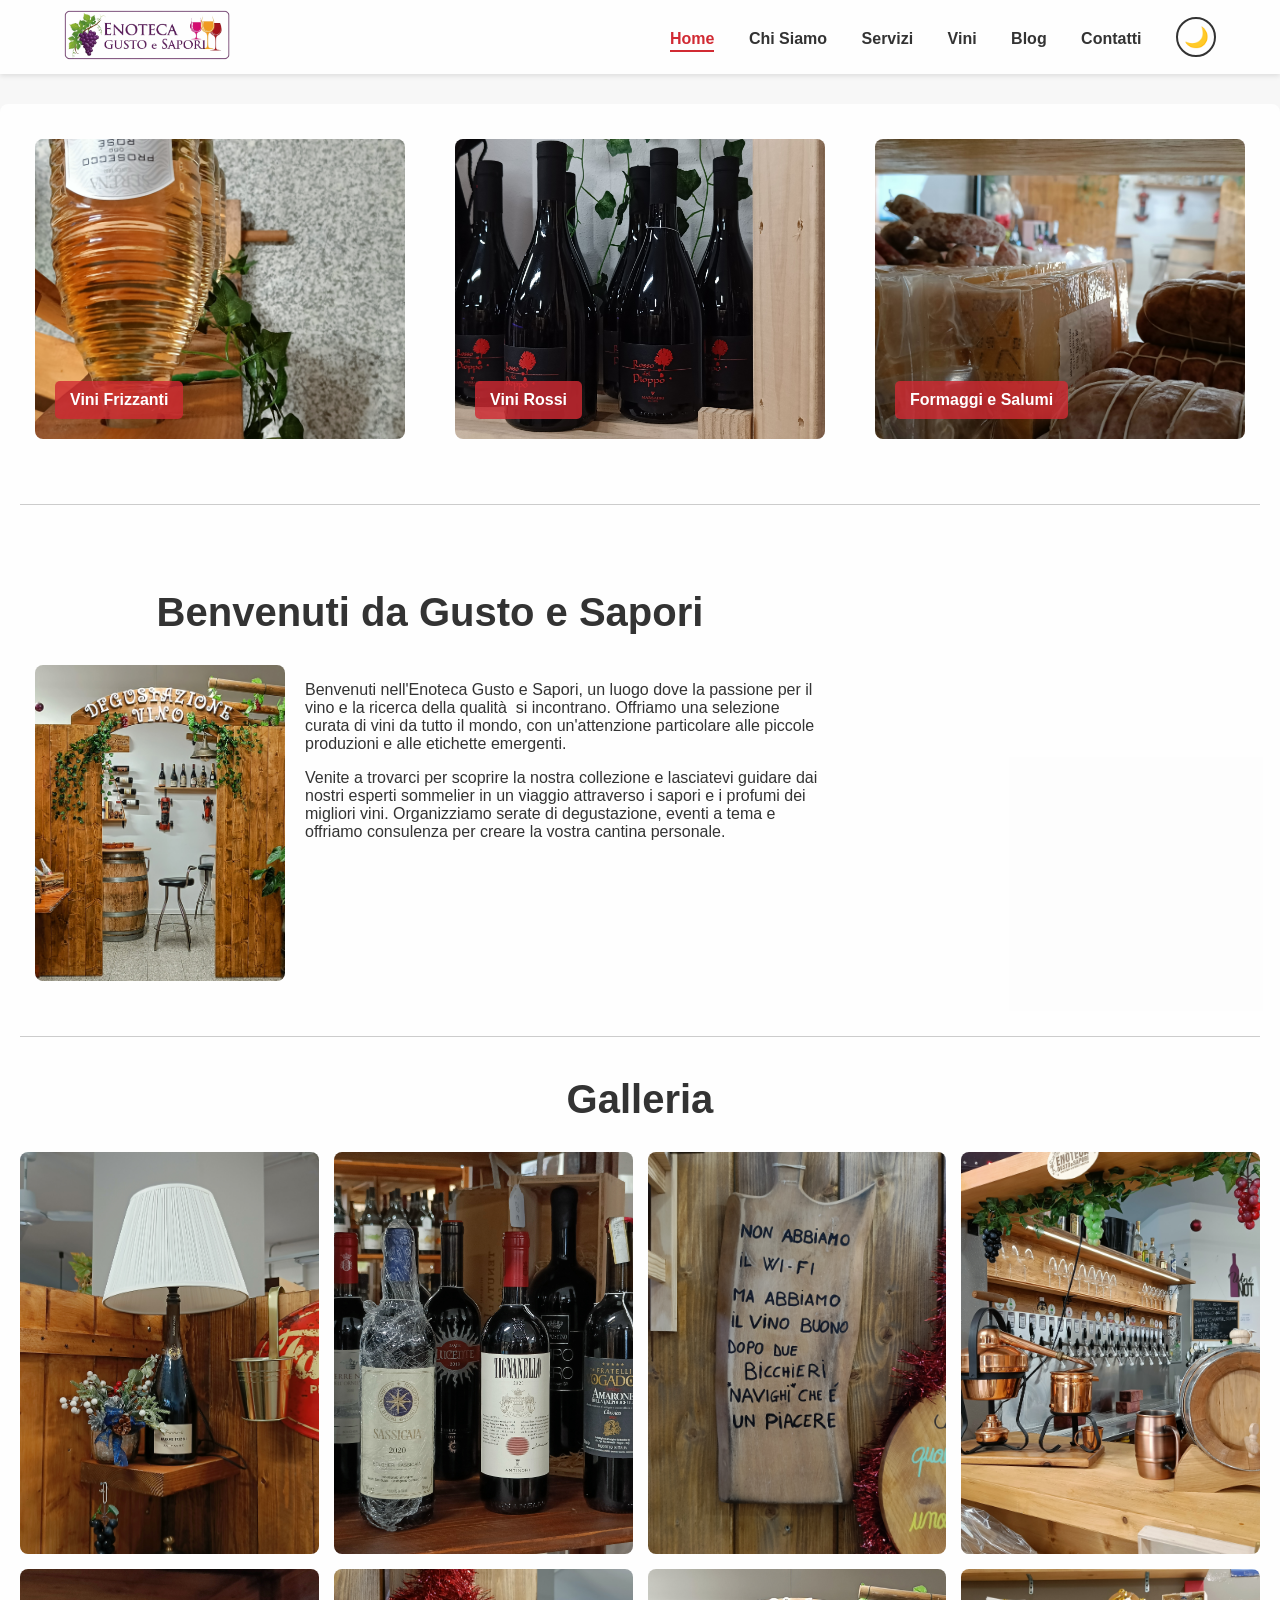
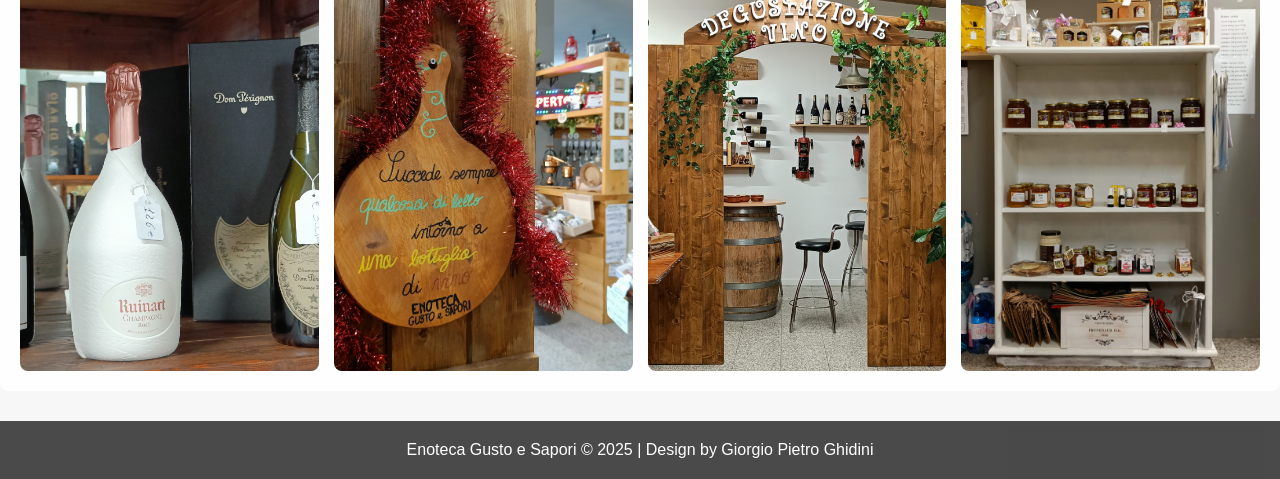
<file: index.html>
<!DOCTYPE html>
<html lang="it">
<head>
  <title>Home - Enoteca Gusto e Sapori</title>
  <meta charset="utf-8">
  <meta name="viewport" content="width=device-width, initial-scale=1.0">
  <link rel="icon" type="image/x-icon" href="images/favicon.ico">
  <link rel="icon" type="image/png" sizes="32x32" href="images/favicon-32x32.png">
  <link rel="icon" type="image/png" sizes="16x16" href="images/favicon-16x16.png">
  <link rel="stylesheet" href="css/style.css">
  <script src="js/dark-mode.js"></script>
</head>
<body>
<div class="page-wrapper">

<header class="main-header">
  <a href="index.html" class="logo"><img src="images/enoteca_logo.png" alt="Enoteca Gusto e Sapori"></a>
  <button class="menu-toggle" aria-label="Toggle menu">☰</button>
  <nav class="main-nav">
    <a href="index.html" class="current">Home</a>
    <a href="chisiamo.html">Chi Siamo</a>
    <a href="servizi.html">Servizi</a>
    <a href="vini.html">Vini</a>
    <a href="https://www.facebook.com/people/Enoteca-Gusto-e-Sapori/100087040187435/" target="_blank">Blog</a>
    <a href="contatti.html">Contatti</a>
    <button class="dark-mode-toggle" aria-label="Toggle dark mode">🌙</button>
  </nav>
</header>

<div class="main-content">
  <div class="grid-container reveal-on-scroll">
    <div class="grid-item">
      <div class="banner">
        <img src="images/serena_rose.jpg" alt="Vini Frizzanti">
        <div class="label"><a href="vini.html">Vini Frizzanti</a></div>
      </div>
    </div>
    <div class="grid-item">
      <div class="banner">
        <img src="images/rosso_del_pioppo.jpg" alt="Vini Rossi">
        <div class="label"><a href="vini.html">Vini Rossi</a></div>
      </div>
    </div>
    <div class="grid-item">
      <div class="banner">
        <img src="images/Formaggi_salami.jpg" alt="Vini Bianchi">
        <div class="label"><a href="index-2.html">Formaggi e Salumi</a></div>
      </div>
    </div>
  </div>

  <div class="hor_separator"></div>

  <div class="grid-container">
    <div class="grid-item" style="grid-column: span 2;">
      <h3>Benvenuti da Gusto e Sapori</h3>
      <img src="images/sala_degustazione_vino.jpg" alt="Interno Enoteca" class="img_inner">
      <div class="extra_wrapper">
        <p>Benvenuti nell'Enoteca Gusto e Sapori, un luogo dove la passione per il vino e la ricerca della qualità  si incontrano. Offriamo una selezione curata di vini da tutto il mondo, con un'attenzione particolare alle piccole produzioni e alle etichette emergenti.</p>
        <p>Venite a trovarci per scoprire la nostra collezione e lasciatevi guidare dai nostri esperti sommelier in un viaggio attraverso i sapori e i profumi dei migliori vini. Organizziamo serate di degustazione, eventi a tema e offriamo consulenza per creare la vostra cantina personale.</p>
      </div>
    </div>
    <div class="grid-item">
    </div>
  </div>

  <div class="hor_separator"></div>

  <h3>Galleria</h3>
  <div class="gallery-grid">
    <div class="gallery-item"><img src="images/galleria_7.jpg" alt="Galleria Immagine 7" class="gallery-image"></div>
    <div class="gallery-item"><img src="images/vini_piu_pregiati.jpg" alt="Vini più pregiati" class="gallery-image"></div>
    <div class="gallery-item"><img src="images/galleria_3.jpg" alt="Galleria Immagine 3" class="gallery-image"></div>
    <div class="gallery-item"><img src="images/spillatrice2.jpg" alt="Spillatrice" class="gallery-image"></div>
    <div class="gallery-item"><img src="images/vini_molto_pregiati.jpg" alt="Vini molto pregiati" class="gallery-image"></div>
    <div class="gallery-item"><img src="images/galleria_4.jpg" alt="Galleria Immagine 4" class="gallery-image"></div>
    <div class="gallery-item"><img src="images/zona_degustazione.jpg" alt="Zona degustazione" class="gallery-image"></div>
    <div class="gallery-item"><img src="images/miele_marmellate.jpg" alt="Miele e marmellate" class="gallery-image"></div>
  </div>

</div>

</div>
<footer class="main-footer">
  Enoteca Gusto e Sapori &copy; 2025 | Design by Giorgio Pietro Ghidini
</footer>

<!-- Lightbox Modal -->
<div id="lightbox" class="lightbox">
  <span class="lightbox-close">&times;</span>
  <span class="lightbox-prev">&#10094;</span>
  <span class="lightbox-next">&#10095;</span>
  <img class="lightbox-content" id="lightbox-img">
  <div class="lightbox-caption"></div>
</div>

<script>
document.addEventListener('DOMContentLoaded', function() {
  // Menu toggle
  const menuToggle = document.querySelector('.menu-toggle');
  const mainNav = document.querySelector('.main-nav');

  menuToggle.addEventListener('click', function() {
    mainNav.classList.toggle('active');
  });

  // Lightbox functionality
  const lightbox = document.getElementById('lightbox');
  const lightboxImg = document.getElementById('lightbox-img');
  const caption = document.querySelector('.lightbox-caption');
  const images = document.querySelectorAll('.gallery-image');
  const closeBtn = document.querySelector('.lightbox-close');
  const nextBtn = document.querySelector('.lightbox-next');
  const prevBtn = document.querySelector('.lightbox-prev');
  let currentIndex = 0;

  function fadeIn(element) {
    element.style.display = 'block';
    setTimeout(() => {
      element.style.opacity = '1';
    }, 10);
  }

  function fadeOut(element) {
    element.style.opacity = '0';
    setTimeout(() => {
      element.style.display = 'none';
    }, 300);
  }

  function showImage(index) {
    currentIndex = index;
    const img = images[index];
    lightboxImg.setAttribute('src', img.getAttribute('src'));
    caption.textContent = img.getAttribute('alt');
    fadeIn(lightbox);
  }

  images.forEach((img, index) => {
    img.addEventListener('click', function() {
      showImage(index);
    });
  });

  closeBtn.addEventListener('click', function() {
    fadeOut(lightbox);
  });

  lightbox.addEventListener('click', function(e) {
    if (e.target === lightbox) {
      fadeOut(lightbox);
    }
  });

  nextBtn.addEventListener('click', function() {
    currentIndex = (currentIndex + 1) % images.length;
    showImage(currentIndex);
  });

  prevBtn.addEventListener('click', function() {
    currentIndex = (currentIndex - 1 + images.length) % images.length;
    showImage(currentIndex);
  });

  // Keyboard navigation
  document.addEventListener('keydown', function(e) {
    if (lightbox.style.display === 'block') {
      if (e.key === 'Escape') {
        fadeOut(lightbox);
      } else if (e.key === 'ArrowRight') {
        nextBtn.click();
      } else if (e.key === 'ArrowLeft') {
        prevBtn.click();
      }
    }
  });
});
</script>

</body>
</html>
</file>
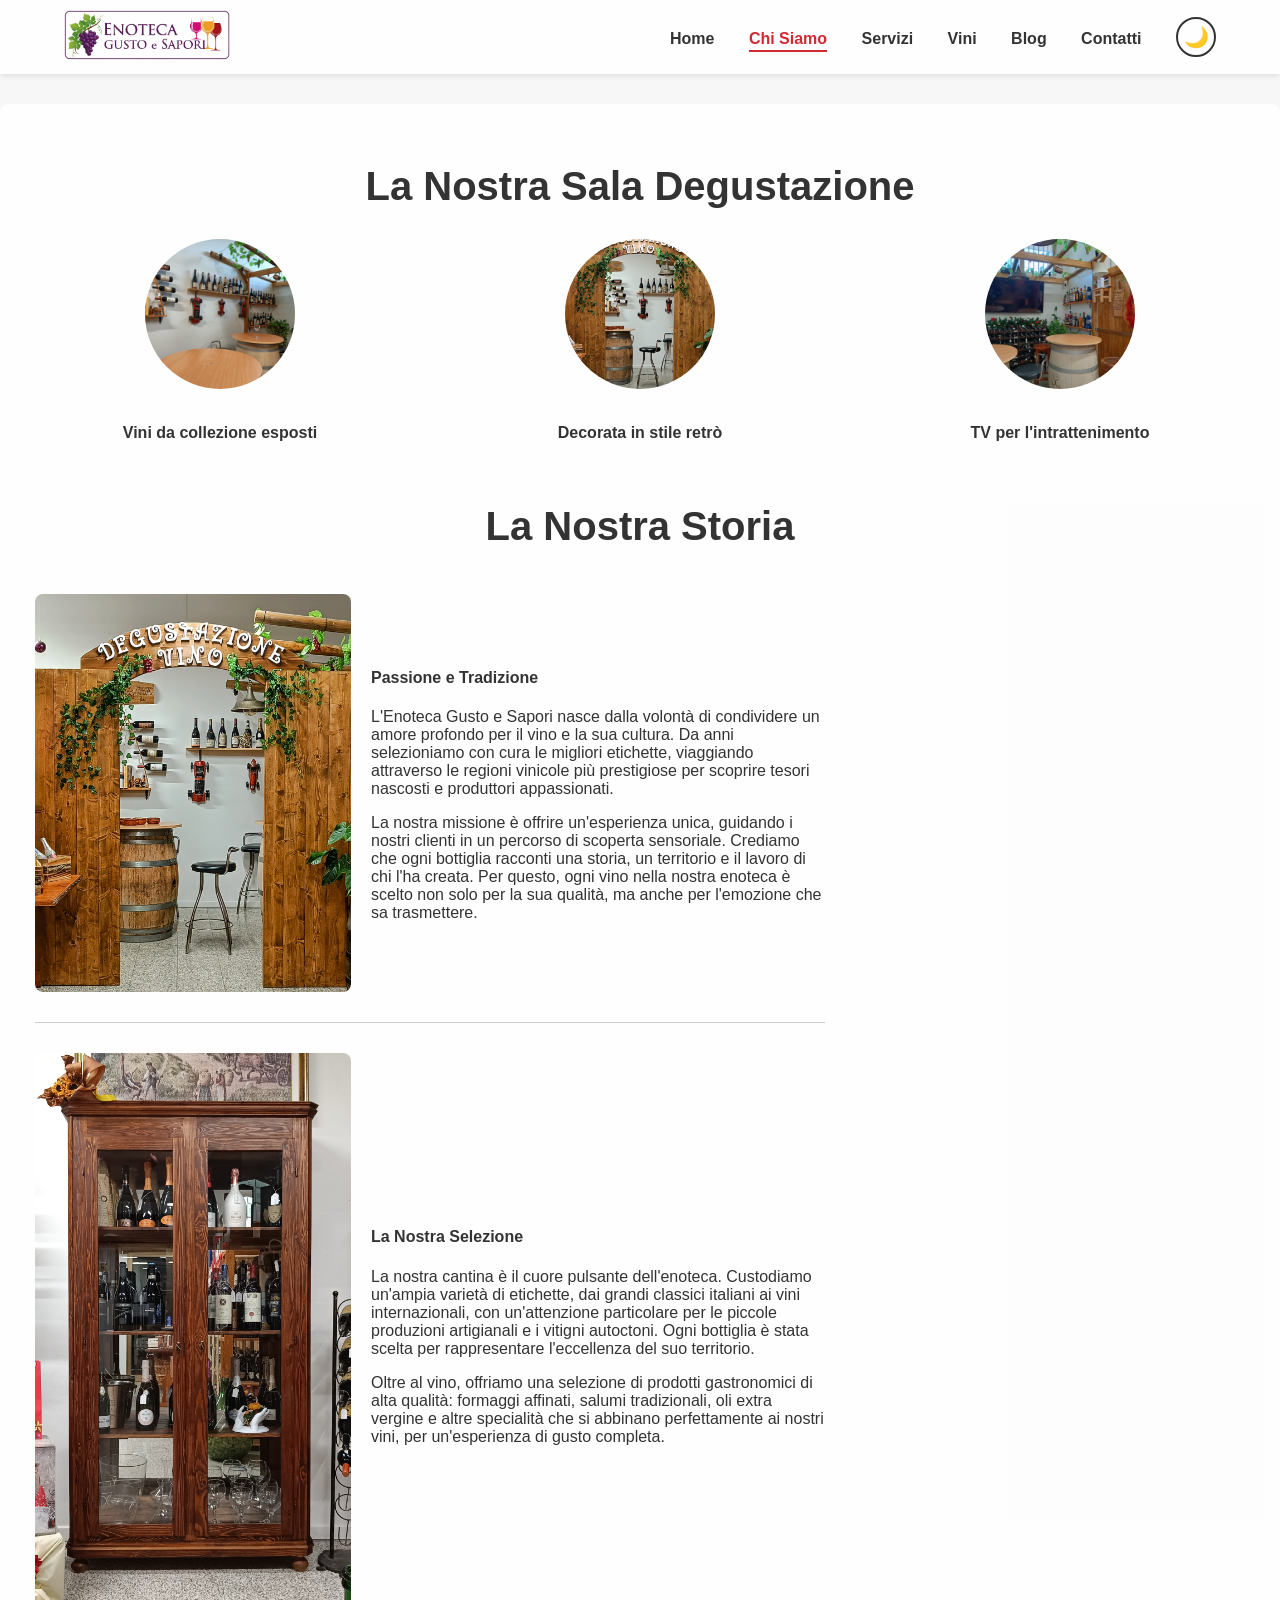
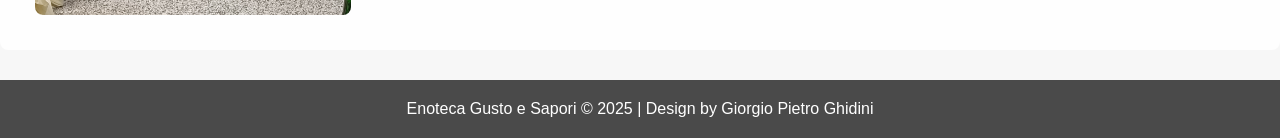
<file: chisiamo.html>
<!DOCTYPE html>
<html lang="it">
<head>
  <title>Chi Siamo - Enoteca Gusto e Sapori</title>
  <meta charset="utf-8">
  <meta name="viewport" content="width=device-width, initial-scale=1.0">
  <link rel="icon" type="image/x-icon" href="images/favicon.ico">
  <link rel="icon" type="image/png" sizes="32x32" href="images/favicon-32x32.png">
  <link rel="icon" type="image/png" sizes="16x16" href="images/favicon-16x16.png">
  <link rel="stylesheet" href="css/style.css">
  <script src="js/dark-mode.js"></script>
</head>
<body>
<div class="page-wrapper">

<header class="main-header">
  <a href="index.html" class="logo"><img src="images/enoteca_logo.png" alt="Enoteca Gusto e Sapori"></a>
  <button class="menu-toggle" aria-label="Toggle menu">☰</button>
  <nav class="main-nav">
    <a href="index.html">Home</a>
    <a href="chisiamo.html" class="current">Chi Siamo</a>
    <a href="servizi.html">Servizi</a>
    <a href="vini.html">Vini</a>
    <a href="https://www.facebook.com/people/Enoteca-Gusto-e-Sapori/100087040187435/" target="_blank">Blog</a>
    <a href="contatti.html">Contatti</a>
    <button class="dark-mode-toggle" aria-label="Toggle dark mode">🌙</button>
  </nav>
</header>

<div class="main-content">
  <div class="item">
      <h3>La Nostra Sala Degustazione</h3>
      <div class="team-grid">
        <div class="team-member">
          <img src="images/tavoli_sala_degustazione.jpg" alt="Marco Bianchi">
          <h4>Vini da collezione esposti</h4>
        </div>
        <div class="team-member">
          <img src="images/zona_degustazione.jpg" alt="Laura Rossi">
          <h4>Decorata in stile retrò</h4>
        </div>
        <div class="team-member">
          <img src="images/tv_sala_degustazione.jpg" alt="Giovanni Verdi">
          <h4>TV per l'intrattenimento</h4>
        </div>
      </div>
    </div>
  <h3>La Nostra Storia</h3>
  <div class="grid-container reveal-on-scroll">
    <div class="grid-item" style="grid-column: span 2;">
      <div class="about-section">
        <img src="images/sala_degustazione_vino.jpg" alt="Il nostro team">
        <div>
          <h4>Passione e Tradizione</h4>
          <p>L'Enoteca Gusto e Sapori nasce dalla volontà di condividere un amore profondo per il vino e la sua cultura. Da anni selezioniamo con cura le migliori etichette, viaggiando attraverso le regioni vinicole più prestigiose per scoprire tesori nascosti e produttori appassionati.</p>
          <p>La nostra missione è offrire un'esperienza unica, guidando i nostri clienti in un percorso di scoperta sensoriale. Crediamo che ogni bottiglia racconti una storia, un territorio e il lavoro di chi l'ha creata. Per questo, ogni vino nella nostra enoteca è scelto non solo per la sua qualità, ma anche per l'emozione che sa trasmettere.</p>
        </div>
      </div>
    
  <div class="hor_separator"></div>
  <div class="about-section">
    <img src="images/armadio_vini_pregiati.jpg" alt="La nostra selezione di vini">
    <div>
      <h4>La Nostra Selezione</h4>
      <p>La nostra cantina è il cuore pulsante dell'enoteca. Custodiamo un'ampia varietà di etichette, dai grandi classici italiani ai vini internazionali, con un'attenzione particolare per le piccole produzioni artigianali e i vitigni autoctoni. Ogni bottiglia è stata scelta per rappresentare l'eccellenza del suo territorio.</p>
      <p>Oltre al vino, offriamo una selezione di prodotti gastronomici di alta qualità: formaggi affinati, salumi tradizionali, oli extra vergine e altre specialità che si abbinano perfettamente ai nostri vini, per un'esperienza di gusto completa.</p>
    </div>
  </div>
  </div>
  </div>
</div>

<footer class="main-footer">
  Enoteca Gusto e Sapori &copy; 2025 | Design by Giorgio Pietro Ghidini
</footer>

<script>
document.addEventListener('DOMContentLoaded', function() {
  const menuToggle = document.querySelector('.menu-toggle');
  const mainNav = document.querySelector('.main-nav');

  menuToggle.addEventListener('click', function() {
    mainNav.classList.toggle('active');
  });
});
</script>

</body>
</html>
</file>
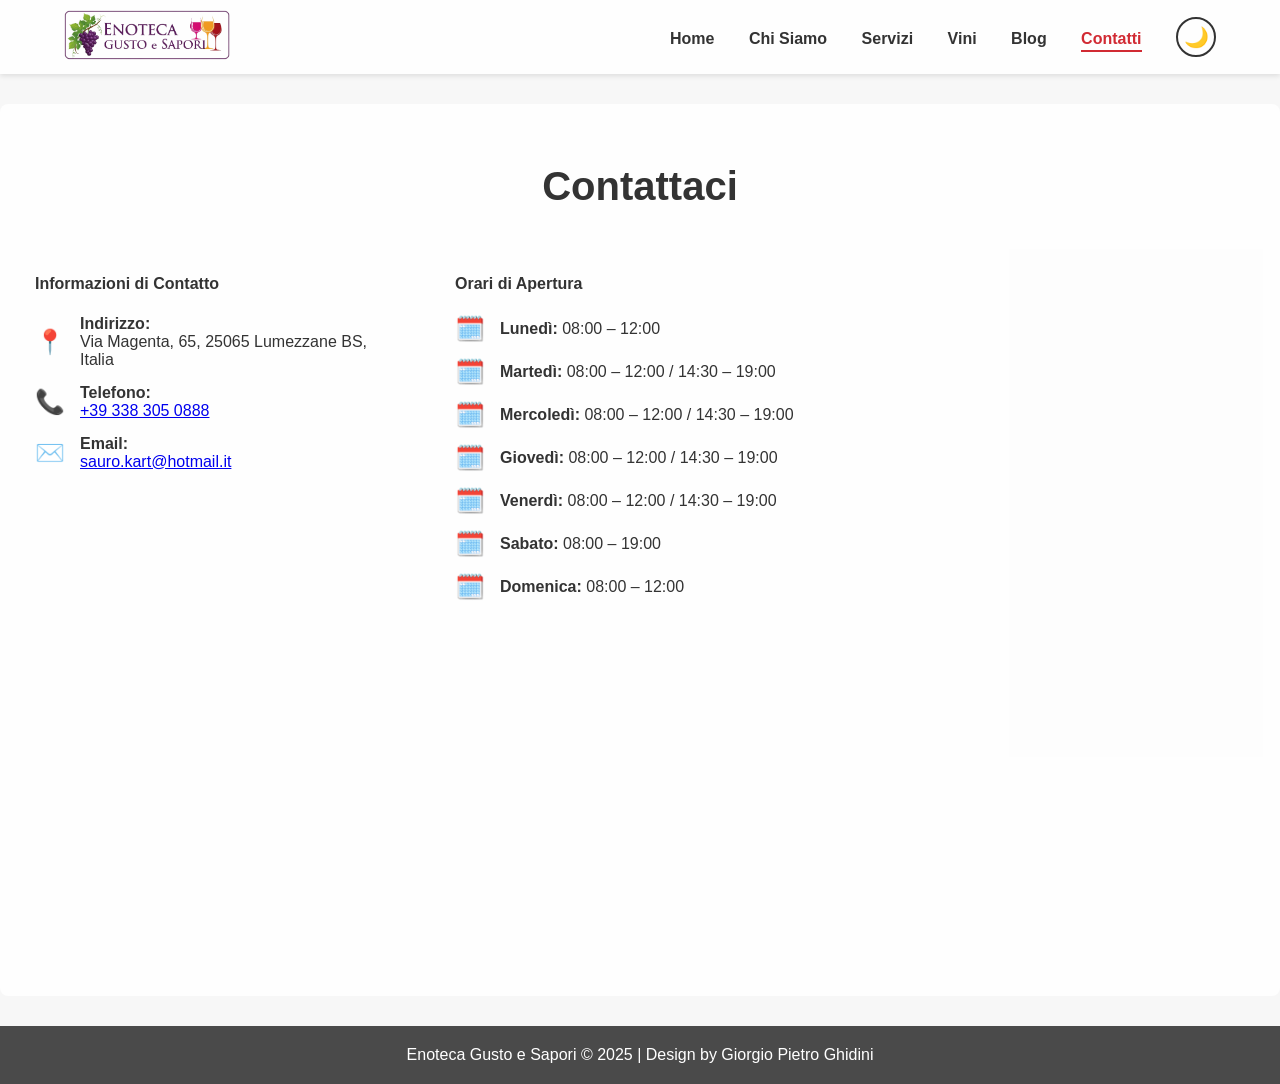
<file: contatti.html>
<!DOCTYPE html>
<html lang="it">
<head>
  <title>Contatti - Enoteca Gusto e Sapori</title>
  <meta charset="utf-8">
  <meta name="viewport" content="width=device-width, initial-scale=1.0">
  <link rel="icon" type="image/x-icon" href="images/favicon.ico">
  <link rel="icon" type="image/png" sizes="32x32" href="images/favicon-32x32.png">
  <link rel="icon" type="image/png" sizes="16x16" href="images/favicon-16x16.png">
  <link rel="stylesheet" href="css/style.css">
  <script src="js/dark-mode.js"></script>
</head>
<body>
<div class="page-wrapper">

<header class="main-header">
  <a href="index.html" class="logo"><img src="images/enoteca_logo.png" alt="Enoteca Gusto e Sapori"></a>
  <button class="menu-toggle" aria-label="Toggle menu">☰</button>
  <nav class="main-nav">
    <a href="index.html">Home</a>
    <a href="chisiamo.html">Chi Siamo</a>
    <a href="servizi.html">Servizi</a>
    <a href="vini.html">Vini</a>
    <a href="https://www.facebook.com/people/Enoteca-Gusto-e-Sapori/100087040187435/" target="_blank">Blog</a>
    <a href="contatti.html" class="current">Contatti</a>
    <button class="dark-mode-toggle" aria-label="Toggle dark mode">🌙</button>
  </nav>
</header>

<div class="main-content">
  <h3>Contattaci</h3>
  <div class="grid-container">
    <div class="grid-item">
      <div class="contact-info">
        <h4>Informazioni di Contatto</h4>
        <ul class="contact-details-list">
          <li><span class="icon">📍</span><div><strong>Indirizzo:</strong><br>Via Magenta, 65, 25065 Lumezzane BS, Italia</div></li>
          <li><span class="icon">📞</span><div><strong>Telefono:</strong><br><a href="tel:+393383050888">+39 338 305 0888</a></div></li>
          <li><span class="icon">✉️</span><div><strong>Email:</strong><br><a href="mailto:sauro.kart@hotmail.it">sauro.kart@hotmail.it</a></div></li>
        </ul>
      </div>
    </div>
    <div class="grid-item">
      <div class="contact-info">
        <h4>Orari di Apertura</h4>
        <ul class="contact-details-list">
          <li><span class="icon">🗓️</span><div><strong>Lunedì:</strong> 08:00 – 12:00</div></li>
          <li><span class="icon">🗓️</span><div><strong>Martedì:</strong> 08:00 – 12:00 / 14:30 – 19:00</div></li>
          <li><span class="icon">🗓️</span><div><strong>Mercoledì:</strong> 08:00 – 12:00 / 14:30 – 19:00</div></li>
          <li><span class="icon">🗓️</span><div><strong>Giovedì:</strong> 08:00 – 12:00 / 14:30 – 19:00</div></li>
          <li><span class="icon">🗓️</span><div><strong>Venerdì:</strong> 08:00 – 12:00 / 14:30 – 19:00</div></li>
          <li><span class="icon">🗓️</span><div><strong>Sabato:</strong> 08:00 – 19:00</div></li>
          <li><span class="icon">🗓️</span><div><strong>Domenica:</strong> 08:00 – 12:00</div></li>
        </ul>
      </div>
    </div>
  </div>
  <div class="map-container" style="margin-top: 40px;">
    <iframe src="https://www.google.com/maps/embed?pb=!1m18!1m12!1m3!1d2792.92462364233!2d10.232394615561049!3d45.6423270791035!2m3!1f0!2f0!3f0!3m2!1i1024!2i768!4f13.1!3m3!1m2!1s0x47817a4f25b5e5a5%3A0x4a4b3e3b3b3b3b3b!2sVia%20Magenta%2C%2065%2C%2025065%20Lumezzane%20BS!5e0!3m2!1sit!2sit!4v1678886123456" allowfullscreen="" loading="lazy"></iframe>
  </div>
</div>

</div>
<footer class="main-footer">
  Enoteca Gusto e Sapori &copy; 2025 | Design by Giorgio Pietro Ghidini
</footer>

<script>
document.addEventListener('DOMContentLoaded', function() {
  const menuToggle = document.querySelector('.menu-toggle');
  const mainNav = document.querySelector('.main-nav');

  menuToggle.addEventListener('click', function() {
    mainNav.classList.toggle('active');
  });
});
</script>

</body>
</html>
</file>
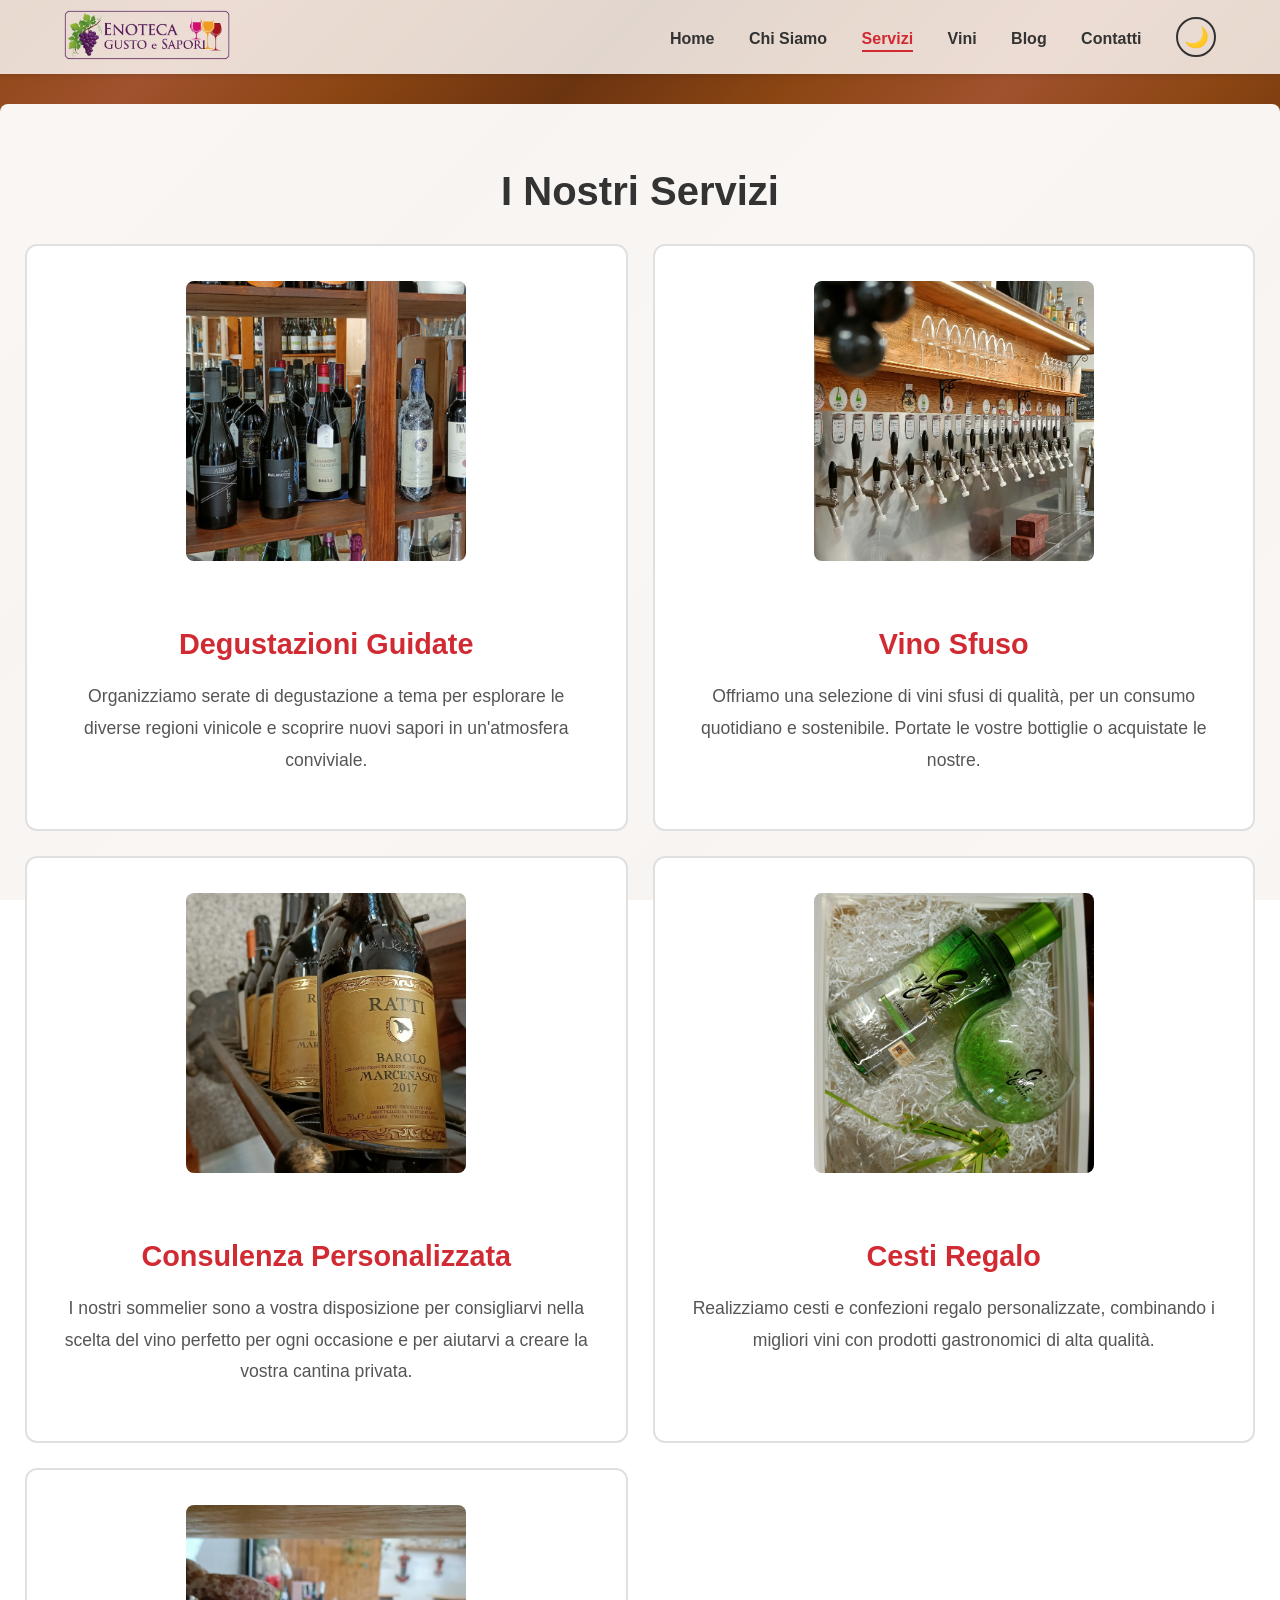
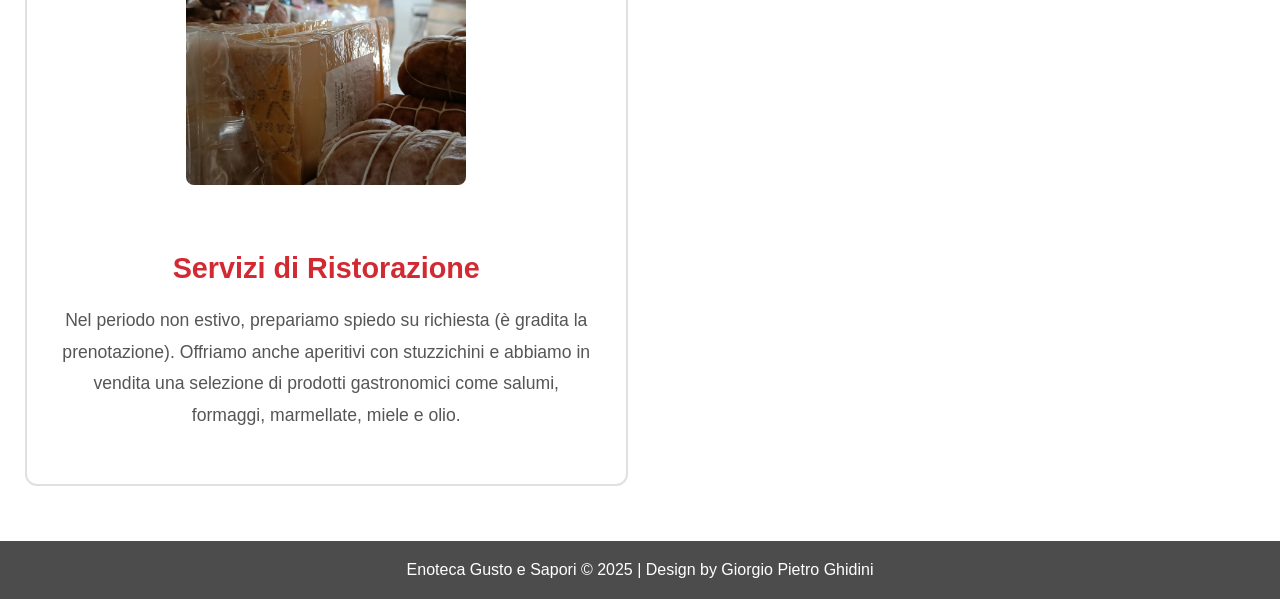
<file: servizi.html>
<!DOCTYPE html>
<html lang="it">
<head>
  <title>Servizi - Enoteca Gusto e Sapori</title>
  <meta charset="utf-8">
  <meta name="viewport" content="width=device-width, initial-scale=1.0">
  <link rel="icon" type="image/x-icon" href="images/favicon.ico">
  <link rel="icon" type="image/png" sizes="32x32" href="images/favicon-32x32.png">
  <link rel="icon" type="image/png" sizes="16x16" href="images/favicon-16x16.png">
  <link rel="stylesheet" href="css/style.css">
  <script src="js/dark-mode.js"></script>
</head>
<body class="servizi-background">
<div class="page-wrapper">

<header class="main-header">
  <a href="index.html" class="logo"><img src="images/enoteca_logo.png" alt="Enoteca Gusto e Sapori"></a>
  <button class="menu-toggle" aria-label="Toggle menu">☰</button>
  <nav class="main-nav">
    <a href="index.html">Home</a>
    <a href="chisiamo.html">Chi Siamo</a>
    <a href="servizi.html" class="current">Servizi</a>
    <a href="vini.html">Vini</a>
    <a href="https://www.facebook.com/people/Enoteca-Gusto-e-Sapori/100087040187435/" target="_blank">Blog</a>
    <a href="contatti.html">Contatti</a>
    <button class="dark-mode-toggle" aria-label="Toggle dark mode">🌙</button>
  </nav>
</header>

<div class="main-content">
  <h3>I Nostri Servizi</h3>
  <div class="services-grid">
        <div class="service-item">
          <img src="images/vini_pregiati.jpg" alt="Degustazioni Guidate">
          <h4>Degustazioni Guidate</h4>
          <p>Organizziamo serate di degustazione a tema per esplorare le diverse regioni vinicole e scoprire nuovi sapori in un'atmosfera conviviale.</p>
        </div>
        <div class="service-item">
          <img src="images/spillatrice.jpg" alt="Vino Sfuso">
          <h4>Vino Sfuso</h4>
          <p>Offriamo una selezione di vini sfusi di qualità, per un consumo quotidiano e sostenibile. Portate le vostre bottiglie o acquistate le nostre.</p>
        </div>
        <div class="service-item">
          <img src="images/Ratti_Barolo.jpg" alt="Consulenza Personalizzata">
          <h4>Consulenza Personalizzata</h4>
          <p>I nostri sommelier sono a vostra disposizione per consigliarvi nella scelta del vino perfetto per ogni occasione e per aiutarvi a creare la vostra cantina privata.</p>
        </div>
        <div class="service-item">
          <img src="images/CestoRegaloGin.jpg" alt="Cesti Regalo">
          <h4>Cesti Regalo</h4>
          <p>Realizziamo cesti e confezioni regalo personalizzate, combinando i migliori vini con prodotti gastronomici di alta qualità.</p>
        </div>
        <div class="service-item">
          <img src="images/Formaggi_salami.jpg" alt="Servizi di Ristorazione">
          <h4>Servizi di Ristorazione</h4>
          <p>Nel periodo non estivo, prepariamo spiedo su richiesta (è gradita la prenotazione). Offriamo anche aperitivi con stuzzichini e abbiamo in vendita una selezione di prodotti gastronomici come salumi, formaggi, marmellate, miele e olio.</p>
        </div>
  </div>
</div>

</div>
<footer class="main-footer">
  Enoteca Gusto e Sapori &copy; 2025 | Design by Giorgio Pietro Ghidini
</footer>

<script>
document.addEventListener('DOMContentLoaded', function() {
  const menuToggle = document.querySelector('.menu-toggle');
  const mainNav = document.querySelector('.main-nav');

  menuToggle.addEventListener('click', function() {
    mainNav.classList.toggle('active');
  });
});
</script>

</body>
</html>
</file>
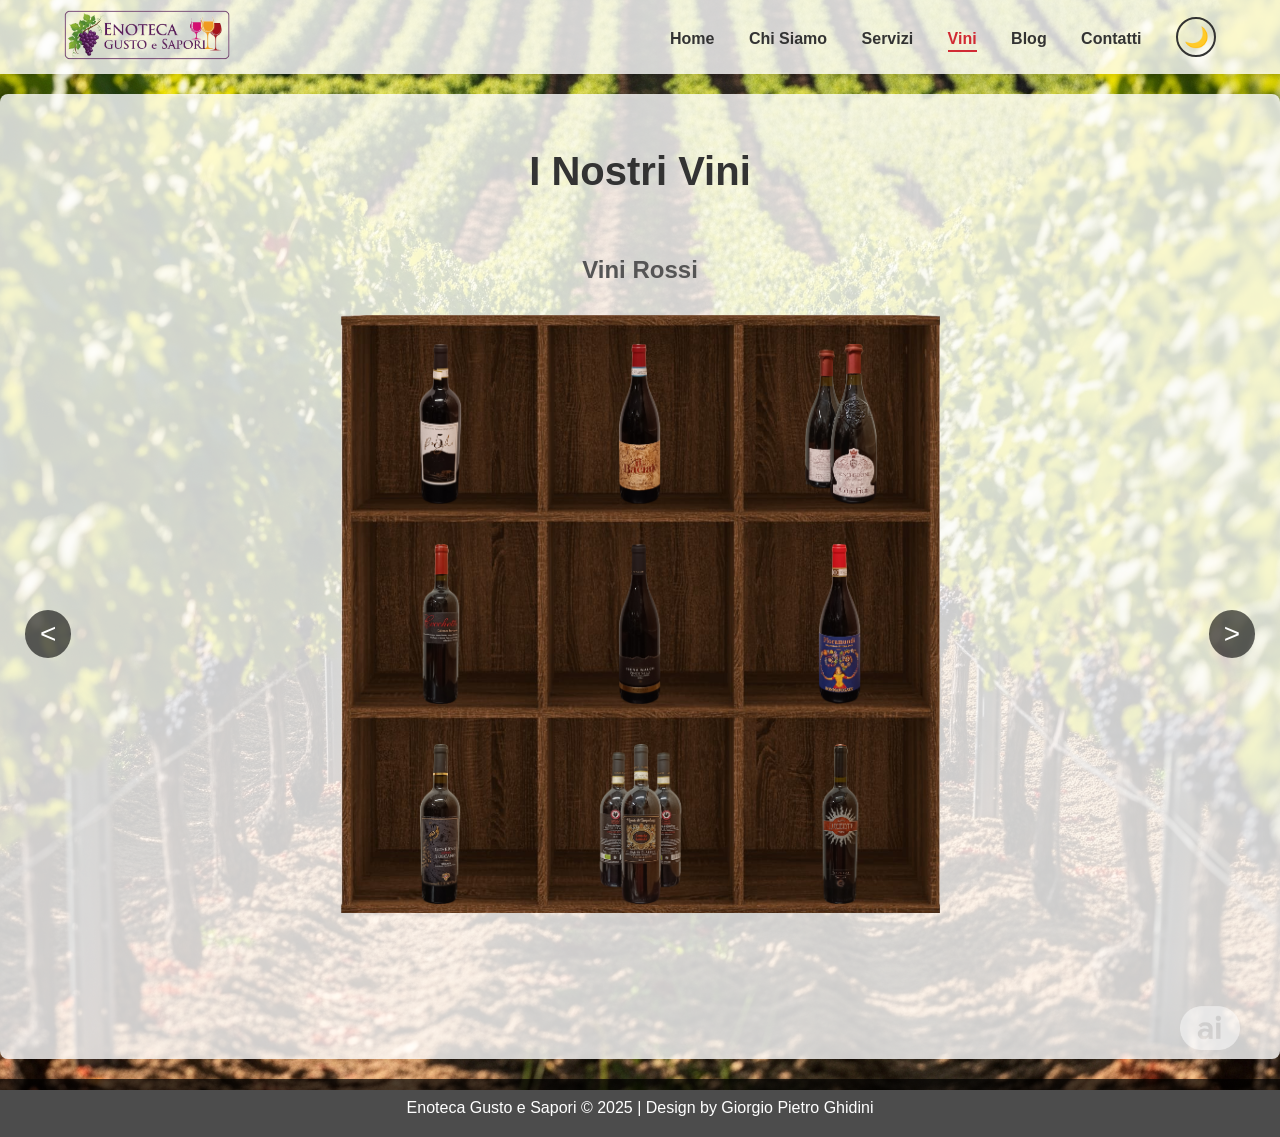
<file: vini.html>
<!DOCTYPE html>
<html lang="it">
<head>
  <title>I Nostri Vini - Enoteca Gusto e Sapori</title>
  <meta charset="utf-8">
  <meta name="viewport" content="width=device-width, initial-scale=1.0">
  <link rel="icon" type="image/x-icon" href="images/favicon.ico">
  <link rel="icon" type="image/png" sizes="32x32" href="images/favicon-32x32.png">
  <link rel="icon" type="image/png" sizes="16x16" href="images/favicon-16x16.png">
  <link rel="stylesheet" href="css/style.css">
  <script src="js/dark-mode.js"></script>
  <style>
    .placeholder-bg {
      background-color: rgba(255, 255, 255, 0.85);
      padding: 10px;
      border-radius: 15px;
      box-shadow: 0 5px 15px rgba(0, 0, 0, 0.2);
      display: inline-block;
      width: 30%;
      margin: 0 auto;
    }
  </style>
</head>
<body class="vini-background">
<div class="page-wrapper">

<header class="main-header">
  <a href="index.html" class="logo"><img src="images/enoteca_logo.png" alt="Enoteca Gusto e Sapori"></a>
  <button class="menu-toggle" aria-label="Toggle menu">☰</button>
  <nav class="main-nav">
    <a href="index.html">Home</a>
    <a href="chisiamo.html">Chi Siamo</a>
    <a href="servizi.html">Servizi</a>
    <a href="vini.html" class="current">Vini</a>
    <a href="https://www.facebook.com/people/Enoteca-Gusto-e-Sapori/100087040187435/" target="_blank">Blog</a>
    <a href="contatti.html">Contatti</a>
    <button class="dark-mode-toggle" aria-label="Toggle dark mode">🌙</button>
  </nav>
</header>

<div class="main-content">
  <h3>I Nostri Vini</h3>
  <div class="wine-carousel-container">
    <div class="wine-carousel-wrapper">
      
      <!-- Slide 1: Vini Rossi (1-9) -->
      <div class="wine-slide">
        <h4 class="group-title">Vini Rossi</h4>
        <div class="shelf-wrapper">
          <div class="wine-item" data-name="5 Borghi" data-img="FotoViniPng/5Borghi.png" data-desc="Aglianico del Sannio DOCG. Colore rosso rubino, profumi fruttati e speziati."><img src="FotoViniPng/5Borghi.png"></div>
          <div class="wine-item" data-name="Brida Il Baciale" data-img="FotoViniPng/BridaIlBaciale.png" data-desc="Vino rosso del Monferrato, unione armoniosa di diversi vitigni."><img src="FotoViniPng/BridaIlBaciale.png"></div>
          <div class="wine-item" data-name="Cà Dei Frati Ronchedone" data-img="FotoViniPng/CàDeiFratiRonchedoneVinoRosso.png" data-desc="Vino rosso potente e strutturato, con note di frutti rossi e spezie."><img src="FotoViniPng/CàDeiFratiRonchedoneVinoRosso.png"></div>
          <div class="wine-item" data-name="Cecchetto Cabernet" data-img="FotoViniPng/CecchettoCabernetSauvignon.png" data-desc="Cabernet Sauvignon intenso, con sentori di frutta matura e note erbacee."><img src="FotoViniPng/CecchettoCabernetSauvignon.png"></div>
          <div class="wine-item" data-name="Elena Walch Pinot Nero" data-img="FotoViniPng/ElenaWalchPinotNeroAltoAdigeDOC.png" data-desc="Pinot Nero elegante dall'Alto Adige, con aromi di ciliegia e lampone."><img src="FotoViniPng/ElenaWalchPinotNeroAltoAdigeDOC.png"></div>
          <div class="wine-item" data-name="Floramundi Donna Fugata" data-img="FotoViniPng/FloramundiDonnaFugata.png" data-desc="Cerasuolo di Vittoria, floreale e fruttato, con una piacevole freschezza."><img src="FotoViniPng/FloramundiDonnaFugata.png"></div>
          <div class="wine-item" data-name="Governo All'uso Toscano" data-img="FotoViniPng/GovernoAll'usoToscanoUggiano.png" data-desc="Vino toscano ricco e morbido, prodotto con una tecnica tradizionale."><img src="FotoViniPng/GovernoAll'usoToscanoUggiano.png"></div>
          <div class="wine-item" data-name="Lamole Di Lamole Chianti" data-img="FotoViniPng/LamoleDiLamoleChiantiClassico.png" data-desc="Chianti Classico elegante, con note di viola, ciliegia e spezie."><img src="FotoViniPng/LamoleDiLamoleChiantiClassico.png"></div>
          <div class="wine-item" data-name="La Vite Lucente" data-img="FotoViniPng/LaViteLucente.png" data-desc="Secondo vino di Luce, un Supertuscan morbido e avvolgente."><img src="FotoViniPng/LaViteLucente.png"></div>
        </div>
      </div>

      <!-- Slide 2: Vini Rossi (10-18) -->
      <div class="wine-slide">
        <h4 class="group-title">Vini Rossi</h4>
        <div class="shelf-wrapper">
          <div class="wine-item" data-name="Le Rive Malbech" data-img="FotoViniPng/LeRiveMalbech.png" data-desc="Malbech veneto, intenso e fruttato, con una buona struttura."><img src="FotoViniPng/LeRiveMalbech.png"></div>
          <div class="wine-item" data-name="Le Rive Piave Malanotte" data-img="FotoViniPng/LeRivePiaveMalanotte.png" data-desc="Raboso Piave DOCG, un vino importante, austero e longevo."><img src="FotoViniPng/LeRivePiaveMalanotte.png"></div>
          <div class="wine-item" data-name="Le Rive Raboso" data-img="FotoViniPng/LeRiveRabosoEtichettaAlta.png" data-desc="Raboso del Piave, vino rosso robusto e di carattere."><img src="FotoViniPng/LeRiveRabosoEtichettaAlta.png"></div>
          <div class="wine-item" data-name="Le Serre Nuove" data-img="FotoViniPng/LeSerreNuoveDell'Ornellaia.png" data-desc="Secondo vino dell'Ornellaia, un Bolgheri Superiore di grande eleganza."><img src="FotoViniPng/LeSerreNuoveDell'Ornellaia.png"></div>
          <div class="wine-item" data-name="M. Janni Rosso Di Montalcino" data-img="FotoViniPng/MastroJanniRossoDiMontalcino.png" data-desc="Rosso di Montalcino, fratello minore del Brunello, fresco e fruttato."><img src="FotoViniPng/MastroJanniRossoDiMontalcino.png"></div>
          <div class="wine-item" data-name="Mandolinero" data-img="FotoViniPng/Mandolinero.png" data-desc="Vino rosso siciliano, caldo e avvolgente, con note di frutta matura."><img src="FotoViniPng/Mandolinero.png"></div>
          <div class="wine-item" data-name="Oltrepò Pavese Pinot Nero" data-img="FotoViniPng/OltrepòPavesePinotNero.png" data-desc="Pinot Nero dell'Oltrepò, vinificato in rosso, elegante e profumato."><img src="FotoViniPng/OltrepòPavesePinotNero.png"></div>
          <div class="wine-item" data-name="Refosco Zuccolo" data-img="FotoViniPng/RefoscoZuccoloFriuliColliOrientali.png" data-desc="Refosco dal Peduncolo Rosso, vino friulano intenso e leggermente tannico."><img src="FotoViniPng/RefoscoZuccoloFriuliColliOrientali.png"></div>
          <div class="wine-item" data-name="Rosso Del Pioppo" data-img="FotoViniPng/RossoDelPioppo.png" data-desc="Vino rosso della Cantina Marsadri, fruttato e di facile beva."><img src="FotoViniPng/RossoDelPioppo.png"></div>
        </div>
      </div>

      <!-- Slide 3: Vini Rossi (19-27) -->
      <div class="wine-slide">
        <h4 class="group-title">Vini Rossi</h4>
        <div class="shelf-wrapper">
          <div class="wine-item" data-name="Santa Cristina Chianti" data-img="FotoViniPng/SantaCristinaChiantiSuperiore.png" data-desc="Chianti Superiore, un classico toscano, fruttato e versatile."><img src="FotoViniPng/SantaCristinaChiantiSuperiore.png"></div>
          <div class="wine-item" data-name="Sassoalloro" data-img="FotoViniPng/Sassoalloro.png" data-desc="IGT Toscana Rosso, un Sangiovese in purezza di grande morbidezza."><img src="FotoViniPng/Sassoalloro.png"></div>
          <div class="wine-item" data-name="Terlan Lagrein Gries" data-img="FotoViniPng/TerlanLagreinGriesAltoAdigeDOC.png" data-desc="Lagrein dell'Alto Adige, colore intenso, note di viola e frutti di bosco."><img src="FotoViniPng/TerlanLagreinGriesAltoAdigeDOC.png"></div>
          <div class="wine-item" data-name="Tiefenbrunner Cabernet" data-img="FotoViniPng/TiefenbrunnerCabernetSauvignon.png" data-desc="Cabernet Sauvignon dell'Alto Adige, elegante e speziato."><img src="FotoViniPng/TiefenbrunnerCabernetSauvignon.png"></div>
          <div class="wine-item" data-name="Torre Del Falasco" data-img="FotoViniPng/TorreDelFalascoValpolicelaRipassoSuperiore.png" data-desc="Valpolicella Ripasso Superiore, ricco, complesso e vellutato."><img src="FotoViniPng/TorreDelFalascoValpolicelaRipassoSuperiore.png"></div>
          <div class="wine-item" data-name="Vipra Umbria Rosso" data-img="FotoViniPng/VipraUmbriaRosso.png" data-desc="Vino umbro moderno, un blend di Merlot, Sangiovese e Cabernet."><img src="FotoViniPng/VipraUmbriaRosso.png"></div>
          <div class="wine-item" data-name="Capichera Liànti" data-img="FotoViniPng/CapicheraLiànti.png" data-desc="IGT Isola dei Nuraghi, un Carignano intenso e mediterraneo."><img src="FotoViniPng/CapicheraLiànti.png"></div>
          <div class="wine-item" data-name="Anima La Dormiente" data-img="FotoViniPng/AnimaLaDormiente.png" data-desc="Aglianico del Taburno DOC, rosso rubino con profumo persistente."><img src="FotoViniPng/AnimaLaDormiente.png"></div>
          <div class="wine-item" data-name="Pitars Merlot" data-img="FotoViniPng/PitarsMerlot.png" data-desc="Merlot friulano, morbido e fruttato, con note di ciliegia e prugna."><img src="FotoViniPng/PitarsMerlot.png"></div>
        </div>
      </div>

      <!-- Slide 4: Vini Rossi (28-36) -->
      <div class="wine-slide">
        <h4 class="group-title">Vini Rossi</h4>
        <div class="shelf-wrapper">
          <div class="wine-item" data-name="Scolari Lago Di Vino" data-img="FotoViniPng/ScolariLagoDiVinoVinoRosso.png" data-desc="Vino rosso leggero e fruttato, perfetto per accompagnare tutto il pasto."><img src="FotoViniPng/ScolariLagoDiVinoVinoRosso.png"></div>
          <div class="wine-item" data-name="Le Rive Aronne" data-img="FotoViniPng/LeRiveAronne.png" data-desc="Vino rosso strutturato e complesso, ideale per piatti importanti."><img src="FotoViniPng/LeRiveAronne.png"></div>
          <div class="wine-item" data-name="Le Rive Chioppettino" data-img="FotoViniPng/LeRiveChioppettino.png" data-desc="Vino autoctono friulano, speziato e con una buona acidità."><img src="FotoViniPng/LeRiveChioppettino.png"></div>
          <div class="wine-item" data-name="Capichera Liànti" data-img="FotoViniPng/CapicheraLiànti.png" data-desc="IGT Isola dei Nuraghi, un Carignano intenso e mediterraneo."><img src="FotoViniPng/CapicheraLiànti.png"></div>
          <div class="wine-item" data-name="Anima La Dormiente" data-img="FotoViniPng/AnimaLaDormiente.png" data-desc="Aglianico del Taburno DOC, rosso rubino con profumo persistente."><img src="FotoViniPng/AnimaLaDormiente.png"></div>
          <div class="wine-item" data-name="Pitars Merlot" data-img="FotoViniPng/PitarsMerlot.png" data-desc="Merlot friulano, morbido e fruttato, con note di ciliegia e prugna."><img src="FotoViniPng/PitarsMerlot.png"></div>
          <div class="wine-item" data-name="In Arrivo" data-img="images/enoteca_logo.png" data-desc="Prossimamente disponibile."><div class="placeholder-bg"><img src="images/enoteca_logo.png" alt="In Arrivo"></div></div>
          <div class="wine-item" data-name="In Arrivo" data-img="images/enoteca_logo.png" data-desc="Prossimamente disponibile."><div class="placeholder-bg"><img src="images/enoteca_logo.png" alt="In Arrivo"></div></div>
          <div class="wine-item" data-name="In Arrivo" data-img="images/enoteca_logo.png" data-desc="Prossimamente disponibile."><div class="placeholder-bg"><img src="images/enoteca_logo.png" alt="In Arrivo"></div></div>
        </div>
      </div>

      <!-- Slide 5: Vini Bianchi (1-9) -->
      <div class="wine-slide">
        <h4 class="group-title">Vini Bianchi</h4>
        <div class="shelf-wrapper">
          <div class="wine-item" data-name="Anima Iride" data-img="FotoViniPng/AnimaIride.png" data-desc="Falanghina del Sannio Taburno DOC, colore giallo dorato e luminoso."><img src="FotoViniPng/AnimaIride.png"></div>
          <div class="wine-item" data-name="Bianco Del Pioppo" data-img="FotoViniPng/BiancoDelPioppo.png" data-desc="Vino bianco della Cantina Marsadri, con bouquet di agrumi e spezie."><img src="FotoViniPng/BiancoDelPioppo.png"></div>
          <div class="wine-item" data-name="Goffi Pinot Bianco" data-img="FotoViniPng/GoffiPinotBianco.png" data-desc="Pinot Bianco del Garda DOC, fresco, sapido e con note fruttate."><img src="FotoViniPng/GoffiPinotBianco.png"></div>
          <div class="wine-item" data-name="I Magredi Pinot Grigio" data-img="FotoViniPng/IMagrediPinotGrigio.png" data-desc="Pinot Grigio friulano, fresco, aromatico e di grande piacevolezza."><img src="FotoViniPng/IMagrediPinotGrigio.png"></div>
          <div class="wine-item" data-name="Le Rive Grapariol" data-img="FotoViniPng/LeRiveGrapariol.png" data-desc="Antico vitigno autoctono veneto, vino bianco fresco e leggermente aromatico."><img src="FotoViniPng/LeRiveGrapariol.png"></div>
          <div class="wine-item" data-name="Le Rive Incrocio Rosa" data-img="FotoViniPng/LeRiveIncrocioRosa.png" data-desc="Vino rosato fresco e fruttato, ideale per aperitivi e piatti estivi."><img src="FotoViniPng/LeRiveIncrocioRosa.png"></div>
          <div class="wine-item" data-name="Le Rive Traminer" data-img="FotoViniPng/LeRiveTraminerAromatico.png" data-desc="Traminer Aromatico, intenso e profumato, con note di rosa e spezie."><img src="FotoViniPng/LeRiveTraminerAromatico.png"></div>
          <div class="wine-item" data-name="Merli Ortugo" data-img="FotoViniPng/MerliOrtugo.png" data-desc="Ortrugo dei Colli Piacentini, vino bianco secco e fresco."><img src="FotoViniPng/MerliOrtugo.png"></div>
          <div class="wine-item" data-name="Muller Thurgau" data-img="FotoViniPng/MullerThurgauKurtatsch.png" data-desc="Muller Thurgau dell'Alto Adige, aromatico e con una spiccata acidità."><img src="FotoViniPng/MullerThurgauKurtatsch.png"></div>
        </div>
      </div>

      <!-- Slide 6: Vini Bianchi (10-18) -->
      <div class="wine-slide">
        <h4 class="group-title">Vini Bianchi</h4>
        <div class="shelf-wrapper">
          <div class="wine-item" data-name="Pietropan Soave" data-img="FotoViniPng/PietropanSoaveClassico.png" data-desc="Soave Classico, un grande classico veneto, elegante e minerale."><img src="FotoViniPng/PietropanSoaveClassico.png"></div>
          <div class="wine-item" data-name="Pitars Sauvignon" data-img="FotoViniPng/PitarsSauvignon.png" data-desc="Sauvignon Blanc friulano, con note tipiche di salvia e peperone."><img src="FotoViniPng/PitarsSauvignon.png"></div>
          <div class="wine-item" data-name="Pitars Tramier" data-img="FotoViniPng/PitarsTramierAromatico.png" data-desc="Traminer Aromatico del Friuli, intenso, profumato e avvolgente."><img src="FotoViniPng/PitarsTramierAromatico.png"></div>
          <div class="wine-item" data-name="Sassoregale Vermentino" data-img="FotoViniPng/SassoregaleVermentinoMaremmaToscana.png" data-desc="Vermentino della Maremma Toscana, fresco, sapido e mediterraneo."><img src="FotoViniPng/SassoregaleVermentinoMaremmaToscana.png"></div>
          <div class="wine-item" data-name="Sauvignon Tre Fonti" data-img="FotoViniPng/SauvignonTreFonti.png" data-desc="Sauvignon Blanc intenso e aromatico, con una bella freschezza."><img src="FotoViniPng/SauvignonTreFonti.png"></div>
          <div class="wine-item" data-name="Scolari Bianco" data-img="FotoViniPng/ScolariBiancoDellaCasa.png" data-desc="Vino bianco della casa, fresco, leggero e di facile beva."><img src="FotoViniPng/ScolariBiancoDellaCasa.png"></div>
          <div class="wine-item" data-name="Scolari Lugana Chiaro" data-img="FotoViniPng/ScolariLuganaChiaro.png" data-desc="Lugana giovane e fresco, con note di agrumi e fiori bianchi."><img src="FotoViniPng/ScolariLuganaChiaro.png"></div>
          <div class="wine-item" data-name="Scolari Lugana Scuro" data-img="FotoViniPng/ScolariLuganaScuro.png" data-desc="Lugana più strutturato, affinato per un periodo più lungo."><img src="FotoViniPng/ScolariLuganaScuro.png"></div>
          <div class="wine-item" data-name="Soprasole Pala" data-img="FotoViniPng/SoprasolePala.png" data-desc="Vermentino di Sardegna Superiore, complesso, sapido e longevo."><img src="FotoViniPng/SoprasolePala.png"></div>
        </div>
      </div>

      <!-- Slide 7: Spumanti & Distillati (1-9) -->
      <div class="wine-slide">
        <h4 class="group-title">Spumanti e Distillati</h4>
        <div class="shelf-wrapper">
          <div class="wine-item" data-name="Franciacorta Vezzoli" data-img="FotoViniPng/FranciacortaVezzoli.png" data-desc="Franciacorta prodotto con il 'Metodo SoloUva', grande freschezza e complessità."><img src="FotoViniPng/FranciacortaVezzoli.png"></div>
          <div class="wine-item" data-name="Glera" data-img="FotoViniPng/Glera.png" data-desc="Uva base del Prosecco, dà vita a spumanti freschi e aromatici."><img src="FotoViniPng/Glera.png"></div>
          <div class="wine-item" data-name="Le Rive Amors Brut" data-img="FotoViniPng/LeRiveAmorsMillesimatoBrut.png" data-desc="Spumante Brut Millesimato, perlage fine e persistente."><img src="FotoViniPng/LeRiveAmorsMillesimatoBrut.png"></div>
          <div class="wine-item" data-name="Le Rive Prosecco" data-img="FotoViniPng/LeRiveProseccoChiaroEtichettaNeraRosa.png" data-desc="Prosecco DOC, fresco, fruttato e ideale per ogni occasione."><img src="FotoViniPng/LeRiveProseccoChiaroEtichettaNeraRosa.png"></div>
          <div class="wine-item" data-name="Le Rive Prosecco" data-img="FotoViniPng/LeRiveProseccoEtichettaBianca.png" data-desc="Prosecco DOC, fresco, fruttato e ideale per ogni occasione."><img src="FotoViniPng/LeRiveProseccoEtichettaBianca.png"></div>
          <div class="wine-item" data-name="Le Rive Prosecco" data-img="FotoViniPng/LeRiveProseccoEtichettaBlu.png" data-desc="Prosecco DOC, fresco, fruttato e ideale per ogni occasione."><img src="FotoViniPng/LeRiveProseccoEtichettaBlu.png"></div>
          <div class="wine-item" data-name="Jack Daniel's" data-img="FotoViniPng/JackDaniel's.png" data-desc="Tennessee Whiskey, morbido e iconico, con note di caramello e vaniglia."><img src="FotoViniPng/JackDaniel's.png"></div>
          <div class="wine-item" data-name="Mazzetti D'Altavilla" data-img="FotoViniPng/MazzettiD'Altavilla.png" data-desc="Storica distilleria piemontese, produttrice di grappe di alta qualità."><img src="FotoViniPng/MazzettiD'Altavilla.png"></div>
          <div class="wine-item" data-name="Mazzetti Grappa" data-img="FotoViniPng/MazzettiD'AltavillaGrappaInvecchiataMappamondo.png" data-desc="Grappa invecchiata, morbida e complessa, presentata in un'elegante confezione."><img src="FotoViniPng/MazzettiD'AltavillaGrappaInvecchiataMappamondo.png"></div>
        </div>
      </div>

      <!-- Slide 8: Spumanti & Distillati (10-12) -->
      <div class="wine-slide">
        <h4 class="group-title">Spumanti e Distillati</h4>
        <div class="shelf-wrapper">
          <div class="wine-item" data-name="Poli Cleopatra Grappa" data-img="FotoViniPng/PoliCleopatraGrappa.png" data-desc="Grappa aromatica ottenuta con un innovativo alambicco a bagnomaria sottovuoto."><img src="FotoViniPng/PoliCleopatraGrappa.png"></div>
          <div class="wine-item" data-name="Poli Due Barili Grappa" data-img="FotoViniPng/PoliDueBariliGrappa.png" data-desc="Grappa riserva, invecchiata in due diversi tipi di botte per una maggiore complessità."><img src="FotoViniPng/PoliDueBariliGrappa.png"></div>
          <div class="wine-item" data-name="Puro Grado Primo" data-img="FotoViniPng/PuroGradoPrimoAssaggio.png" data-desc="Distillato di alta qualità, puro e intenso."><img src="FotoViniPng/PuroGradoPrimoAssaggio.png"></div>
          <div class="wine-item" data-name="In Arrivo" data-img="images/enoteca_logo.png" data-desc="Prossimamente disponibile."><div class="placeholder-bg"><img src="images/enoteca_logo.png" alt="In Arrivo"></div></div>
          <div class="wine-item" data-name="In Arrivo" data-img="images/enoteca_logo.png" data-desc="Prossimamente disponibile."><div class="placeholder-bg"><img src="images/enoteca_logo.png" alt="In Arrivo"></div></div>
          <div class="wine-item" data-name="In Arrivo" data-img="images/enoteca_logo.png" data-desc="Prossimamente disponibile."><div class="placeholder-bg"><img src="images/enoteca_logo.png" alt="In Arrivo"></div></div>
          <div class="wine-item" data-name="In Arrivo" data-img="images/enoteca_logo.png" data-desc="Prossimamente disponibile."><div class="placeholder-bg"><img src="images/enoteca_logo.png" alt="In Arrivo"></div></div>
          <div class="wine-item" data-name="In Arrivo" data-img="images/enoteca_logo.png" data-desc="Prossimamente disponibile."><div class="placeholder-bg"><img src="images/enoteca_logo.png" alt="In Arrivo"></div></div>
          <div class="wine-item" data-name="In Arrivo" data-img="images/enoteca_logo.png" data-desc="Prossimamente disponibile."><div class="placeholder-bg"><img src="images/enoteca_logo.png" alt="In Arrivo"></div></div>
        </div>
        <div style="margin-bottom: 120px;">
        </div>
      </div>

    </div>
    <button class="arrow prev">&lt;</button>
    <button class="arrow next">&gt;</button>
  </div>
</div>

</div>
<footer class="main-footer">
  Enoteca Gusto e Sapori &copy; 2025 | Design by Giorgio Pietro Ghidini
</footer>

<div class="tooltip-preview"></div>

<script>
document.addEventListener('DOMContentLoaded', function(){
  let currentSlide = 0;
  let isMobile = false;
  let originalHTML = '';

  const container = document.querySelector('.wine-carousel-container');
  const wrapper = document.querySelector('.wine-carousel-wrapper');

  function checkMobile() {
    return window.innerWidth <= 768;
  }

  function createMobileView() {
    // Save original HTML if not saved yet
    if (!originalHTML) {
      originalHTML = wrapper.innerHTML;
    }

    // Get all wine items organized by category
    const categories = [];
    const wineSlides = wrapper.querySelectorAll('.wine-slide');

    wineSlides.forEach(function(slide) {
      const slideTitle = slide.querySelector('.group-title').textContent;
      const wines = [];
      const wineItems = slide.querySelectorAll('.wine-item');

      wineItems.forEach(function(item) {
        // Skip "In Arrivo" items in mobile view
        if (item.dataset.name !== 'In Arrivo') {
          wines.push(item.cloneNode(true));
        }
      });

      if (wines.length > 0) {
        // Extract just the category name (e.g., "Vini Rossi" from "Vini Rossi (1/4)")
        const categoryName = slideTitle.split('(')[0].trim();

        categories.push({
          title: categoryName,
          wines: wines
        });
      }
    });

    // Create new slides with 3 wines each, grouped by category
    let newHTML = '';
    categories.forEach(category => {
      for (let i = 0; i < category.wines.length; i += 3) {
        const group = category.wines.slice(i, Math.min(i + 3, category.wines.length));

        newHTML += `<div class="wine-slide">
          <h4 class="group-title">${category.title}</h4>
          <div class="shelf-wrapper">`;

        group.forEach(wine => {
          newHTML += wine.outerHTML;
        });

        newHTML += `</div></div>`;
      }
    });

    wrapper.innerHTML = newHTML;
  }

  function restoreDesktopView() {
    if (originalHTML) {
      wrapper.innerHTML = originalHTML;
    }
  }

  function updateCarousel() {
    wrapper.style.transform = 'translateX(' + (-currentSlide * 100) + '%)';
  }

  function getTotalSlides() {
    return wrapper.querySelectorAll('.wine-slide').length;
  }

  function handleResize() {
    const wasMobile = isMobile;
    isMobile = checkMobile();

    if (isMobile !== wasMobile) {
      currentSlide = 0;
      if (isMobile) {
        createMobileView();
      } else {
        restoreDesktopView();
      }
      updateCarousel();
    }
  }

  // Initialize
  isMobile = checkMobile();
  if (isMobile) {
    createMobileView();
  }
  updateCarousel();

  window.addEventListener('resize', handleResize);

  const nextBtn = document.querySelector('.arrow.next');
  const prevBtn = document.querySelector('.arrow.prev');

  nextBtn.addEventListener('click', function() {
    const total = getTotalSlides();
    currentSlide = (currentSlide + 1) % total;
    updateCarousel();
  });

  prevBtn.addEventListener('click', function() {
    const total = getTotalSlides();
    currentSlide = (currentSlide - 1 + total) % total;
    updateCarousel();
  });

  // Logica del Tooltip
  const tooltip = document.querySelector('.tooltip-preview');
  let activeTooltip = null;

  function showTooltip(item) {
    const name = item.dataset.name;
    const img = item.dataset.img;
    const desc = item.dataset.desc;

    const content = `
      <div class="tooltip-content">
        <img src="${img}" alt="${name}">
        <div class="tooltip-text">
          <h4>${name}</h4>
          <p>${desc}</p>
        </div>
      </div>
    `;

    tooltip.innerHTML = content;
    tooltip.style.display = 'block';

    const itemRect = item.getBoundingClientRect();
    const top = itemRect.top + itemRect.height + 10;
    let left = itemRect.left + (itemRect.width / 2) - (tooltip.offsetWidth / 2);

    if (left < 10) left = 10;
    if (left + tooltip.offsetWidth > window.innerWidth - 10) {
        left = window.innerWidth - tooltip.offsetWidth - 10;
    }

    tooltip.style.top = top + 'px';
    tooltip.style.left = left + 'px';
    activeTooltip = item;
  }

  function hideTooltip() {
    tooltip.style.display = 'none';
    activeTooltip = null;
  }

  // Desktop: hover
  document.addEventListener('mouseenter', function(e) {
    if (e.target.closest('.wine-item') && !isMobile) {
      showTooltip(e.target.closest('.wine-item'));
    }
  }, true);

  document.addEventListener('mouseleave', function(e) {
    if (e.target.closest('.wine-item') && !isMobile) {
      hideTooltip();
    }
  }, true);

  // Mobile: touch events
  let touchStartTime = 0;

  document.addEventListener('touchstart', function(e) {
    touchStartTime = Date.now();
    const wineItem = e.target.closest('.wine-item');

    if (isMobile && wineItem) {
      // Previeni solo se non è un gesto di scroll
      const touch = e.touches[0];
      wineItem.touchStartX = touch.clientX;
      wineItem.touchStartY = touch.clientY;
    }
  }, { passive: true });

  document.addEventListener('touchend', function(e) {
    const wineItem = e.target.closest('.wine-item');
    const touchDuration = Date.now() - touchStartTime;

    if (isMobile && wineItem && touchDuration < 500) {
      // Verifica che non sia uno scroll
      const touch = e.changedTouches[0];
      const deltaX = Math.abs(touch.clientX - (wineItem.touchStartX || 0));
      const deltaY = Math.abs(touch.clientY - (wineItem.touchStartY || 0));

      if (deltaX < 10 && deltaY < 10) {
        // È un tap, non uno scroll
        if (activeTooltip === wineItem) {
          hideTooltip();
        } else {
          showTooltip(wineItem);
        }
        e.preventDefault();
      }
    } else if (isMobile && !e.target.closest('.tooltip-preview') && !wineItem) {
      // Touch fuori dal tooltip, chiudi
      hideTooltip();
    }
  });

  // Mobile menu toggle
  const menuToggle = document.querySelector('.menu-toggle');
  const mainNav = document.querySelector('.main-nav');

  menuToggle.addEventListener('click', function() {
    mainNav.classList.toggle('active');
  });
});
</script>

</body>
</html>
</file>
<file: css/style.css>
/* Global & Sticky Footer */
html, body {
    height: 100%;
    margin: 0;
    padding: 0;
    font-family: Arial, sans-serif;
}

body {
    display: flex;
    flex-direction: column;
    background: #f7f7f7;
    color: #333;
    opacity: 0; /* Initially hidden for fade-in animation */
    animation: fadeInPage 0.7s ease-out forwards;
}

@keyframes fadeInPage {
    to {
        opacity: 1;
    }
}

.page-wrapper {
    flex: 1 0 auto;
}

footer.main-footer {
    flex-shrink: 0;
    text-align: center;
    padding: 20px;
    background: rgba(0, 0, 0, 0.7);
    color: #fff;
}

/* Header */
.main-header {
    background: rgba(255, 255, 255, 0.8);
    padding: 10px 5%;
    display: flex;
    justify-content: space-between;
    align-items: center;
    box-shadow: 0 2px 5px rgba(0,0,0,0.1);
    position: relative;
}

.main-header .logo img {
    height: 50px;
}

.main-header .main-nav a {
    margin: 0 15px;
    font-size: 16px;
    font-weight: bold;
    color: #333;
    text-decoration: none;
    position: relative;
    transition: color 0.3s ease;
}

.main-header .main-nav a::after {
    content: '';
    position: absolute;
    width: 100%;
    transform: scaleX(0);
    height: 2px;
    bottom: -5px;
    left: 0;
    background-color: #d12a33;
    transform-origin: bottom right;
    transition: transform 0.3s ease-out;
}

.main-header .main-nav a:hover::after,
.main-header .main-nav a.current::after {
    transform: scaleX(1);
    transform-origin: bottom left;
}

.main-header .main-nav a.current, .main-header .main-nav a:hover {
    color: #d12a33;
}

/* Dark Mode Toggle Button */
.dark-mode-toggle {
    background: none;
    border: 2px solid #333;
    border-radius: 50%;
    width: 40px;
    height: 40px;
    font-size: 20px;
    cursor: pointer;
    transition: all 0.3s ease;
    margin-left: 15px;
    display: inline-flex;
    align-items: center;
    justify-content: center;
}

.dark-mode-toggle:hover {
    background-color: #333;
    transform: scale(1.1);
}

/* Mobile Menu */
.menu-toggle {
    display: none;
    background: none;
    border: none;
    font-size: 28px;
    cursor: pointer;
    color: #333;
    padding: 5px;
}

@media (max-width: 768px) {
    .main-header {
        flex-wrap: wrap;
    }

    .menu-toggle {
        display: block;
        order: 2;
    }

    .main-header .logo {
        order: 1;
    }

    .main-header .main-nav {
        order: 3;
        width: 100%;
        max-height: 0;
        overflow: hidden;
        transition: max-height 0.3s ease-out;
        flex-direction: column;
        background: rgba(255, 255, 255, 0.95);
        margin-top: 10px;
    }

    .main-header .main-nav.active {
        max-height: 400px;
    }

    .main-header .main-nav a {
        display: block;
        margin: 0;
        padding: 15px 20px;
        border-bottom: 1px solid #eee;
    }

    .main-header .main-nav a::after {
        display: none;
    }
}

/* Main Content Area */
.main-content {
    max-width: 1400px;
    margin: 30px auto;
    background: rgba(255, 255, 255, 0.8);
    padding: 20px;
    border-radius: 8px;
}

.main-content h3 {
    text-align: center;
    font-size: 2.5em;
    color: #333;
    margin-bottom: 30px;
}

@media (max-width: 768px) {
    .main-content {
        margin: 15px 10px;
        padding: 15px;
    }

    .main-content h3 {
        font-size: 1.8em;
        margin-bottom: 20px;
    }
}

/* Page-specific styles */
.grid-container {
    display: grid;
    grid-template-columns: repeat(3, 1fr);
    gap: 20px;
}

.grid-item {
    padding: 15px;
}

@media (max-width: 768px) {
    .grid-container {
        grid-template-columns: 1fr;
        gap: 15px;
    }

    .grid-item {
        padding: 10px;
    }
}

.banner {
    margin-bottom: 20px;
    position: relative;
    text-align: center;
    color: white;
    overflow: hidden;
    border-radius: 8px;
}

.banner img {
    width: 100%;
    height: 300px; /* Fixed height */
    object-fit: cover; /* Crop image to fit */
    display: block;
    transition: transform 0.3s ease;
}

.banner:hover img {
    transform: scale(1.1);
}

.banner .label {
    position: absolute;
    bottom: 20px;
    left: 20px;
    background-color: rgba(209, 42, 51, 0.8);
    padding: 10px 15px;
    border-radius: 5px;
}

.banner .label a {
    color: white;
    font-weight: bold;
    text-decoration: none;
}

.hor_separator {
    border-top: 1px solid #ccc;
    margin: 30px 0;
}

.img_inner {
    float: left;
    margin: 0 20px 10px 0;
    border-radius: 8px;
    max-width: 250px;
}

@media (max-width: 768px) {
    .img_inner {
        float: none;
        max-width: 100%;
        margin: 0 0 15px 0;
        display: block;
    }
}

.extra_wrapper {
    overflow: hidden;
}

.list {
    list-style: none;
    padding: 0;
}

.list li {
    margin-bottom: 10px;
    padding-left: 15px;
    position: relative;
}

.list li:before {
    content: '›';
    position: absolute;
    left: 0;
    color: #d12a33;
    font-weight: bold;
}

.list li a {
    color: #333;
}

.list li a:hover {
    color: #d12a33;
}

.about-section {
    display: flex;
    gap: 20px;
    align-items: center;
}

.about-section img {
    max-width: 40%;
    border-radius: 8px;
}

@media (max-width: 768px) {
    .about-section {
        flex-direction: column;
    }

    .about-section img {
        max-width: 100%;
    }
}

.team-grid {
    display: grid;
    grid-template-columns: repeat(auto-fit, minmax(250px, 1fr));
    gap: 20px;
    margin-top: 30px;
}

.team-member {
    text-align: center;
}

.team-member img {
    width: 150px;
    height: 150px;
    border-radius: 50%;
    object-fit: cover;
    margin-bottom: 10px;
}

.services-grid {
    display: grid;
    grid-template-columns: repeat(2, 1fr);
    gap: 25px;
}

.service-item {
    padding: 35px;
    border: 2px solid #e0e0e0;
    border-radius: 12px;
    text-align: center;
    transition: transform 0.3s ease, box-shadow 0.3s ease, border-color 0.3s ease;
    background: white;
}

.service-item:hover {
    transform: translateY(-5px);
    box-shadow: 0 8px 20px rgba(0, 0, 0, 0.15);
    border-color: #d12a33;
}

.service-item img {
    width: 280px;
    height: 280px;
    object-fit: cover;
    margin-bottom: 25px;
    border-radius: 8px;
    transition: transform 0.3s ease;
}

.service-item:hover img {
    transform: scale(1.05);
}

.service-item h4 {
    color: #d12a33;
    font-size: 1.8em;
    margin-bottom: 20px;
}

.service-item p {
    line-height: 1.8;
    color: #555;
    font-size: 1.1em;
}

@media (max-width: 768px) {
    .services-grid {
        grid-template-columns: 1fr;
        gap: 20px;
    }

    .service-item img {
        max-width: 150px;
    }
}

.gallery-grid {
    display: grid;
    grid-template-columns: repeat(auto-fit, minmax(250px, 1fr));
    gap: 15px;
}

.gallery-item img {
    width: 100%;
    height: 100%;
    object-fit: cover;
    border-radius: 8px;
    transition: transform 0.3s ease, box-shadow 0.3s ease;
}

.gallery-item img:hover {
    transform: scale(1.05);
    box-shadow: 0 8px 15px rgba(0,0,0,0.3);
}

.gallery-image {
    cursor: pointer;
}

/* Lightbox */
.lightbox {
    display: none;
    position: fixed;
    z-index: 10000;
    left: 0;
    top: 0;
    width: 100%;
    height: 100%;
    background-color: rgba(0, 0, 0, 0.95);
    opacity: 0;
    transition: opacity 0.3s ease;
}

.lightbox-content {
    margin: auto;
    display: block;
    max-width: 90%;
    max-height: 85vh;
    position: absolute;
    top: 50%;
    left: 50%;
    transform: translate(-50%, -50%);
}

.lightbox-close {
    position: absolute;
    top: 20px;
    right: 35px;
    color: #f1f1f1;
    font-size: 40px;
    font-weight: bold;
    cursor: pointer;
    transition: 0.3s;
    z-index: 10001;
}

.lightbox-close:hover,
.lightbox-close:focus {
    color: #bbb;
}

.lightbox-prev,
.lightbox-next {
    cursor: pointer;
    position: absolute;
    top: 50%;
    transform: translateY(-50%);
    padding: 16px;
    color: white;
    font-weight: bold;
    font-size: 30px;
    transition: 0.3s;
    user-select: none;
    background-color: rgba(0, 0, 0, 0.5);
    border-radius: 3px;
    z-index: 10001;
}

.lightbox-prev {
    left: 20px;
}

.lightbox-next {
    right: 20px;
}

.lightbox-prev:hover,
.lightbox-next:hover {
    background-color: rgba(209, 42, 51, 0.8);
}

.lightbox-caption {
    position: absolute;
    bottom: 20px;
    left: 50%;
    transform: translateX(-50%);
    color: #f1f1f1;
    text-align: center;
    padding: 10px 20px;
    background-color: rgba(0, 0, 0, 0.7);
    border-radius: 5px;
    font-size: 16px;
}

@media (max-width: 768px) {
    .lightbox-content {
        max-width: 95%;
        max-height: 80vh;
    }

    .lightbox-close {
        top: 10px;
        right: 15px;
        font-size: 30px;
    }

    .lightbox-prev,
    .lightbox-next {
        font-size: 24px;
        padding: 12px;
    }

    .lightbox-prev {
        left: 10px;
    }

    .lightbox-next {
        right: 10px;
    }

    .lightbox-caption {
        font-size: 14px;
        bottom: 10px;
        padding: 8px 15px;
    }
}

.contact-container {
    display: flex;
    gap: 30px;
}

.contact-info, .contact-form {
    flex: 1;
}

@media (max-width: 768px) {
    .contact-container {
        flex-direction: column;
        gap: 20px;
    }
}

.contact-info p {
    margin-bottom: 15px;
}

.map-container {
    margin-top: 20px;
}

.map-container iframe {
    width: 100%;
    height: 300px;
    border: none;
    border-radius: 8px;
}

form input, form textarea {
    width: 100%;
    padding: 10px;
    margin-bottom: 15px;
    border: 1px solid #ccc;
    border-radius: 4px;
    transition: border-color 0.3s ease, box-shadow 0.3s ease;
}

form input:focus, form textarea:focus {
    border-color: #d12a33;
    box-shadow: 0 0 0 3px rgba(209, 42, 51, 0.15);
    outline: none;
}

form button, .btn {
    transition: background-color 0.3s ease, transform 0.3s ease, box-shadow 0.3s ease;
}

form button:hover, .btn:hover {
    background-color: #a8232a;
    transform: translateY(-2px);
    box-shadow: 0 4px 8px rgba(0,0,0,0.15);
}

.contact-details-list {
    list-style: none;
    padding: 0;
}

.contact-details-list li {
    display: flex;
    align-items: center;
    margin-bottom: 15px;
    font-size: 16px;
}

.contact-details-list .icon {
    margin-right: 15px;
    color: #d12a33;
    font-size: 24px;
    width: 30px;
    text-align: center;
}

.contact-form h4 {
    margin-top: 0;
}

.wine-carousel-container {
    position: relative;
    width: 100%;
    overflow: hidden;
}

.wine-carousel-wrapper {
    display: flex;
    transition: transform 0.7s ease-in-out;
}

.wine-slide {
    min-width: 100%;
    box-sizing: border-box;
    padding: 0 60px;
}

@media (max-width: 768px) {
    .wine-slide {
        padding: 0 20px;
    }
}

.group-title {
    text-align: center;
    font-size: 24px;
    font-weight: bold;
    margin-bottom: 20px;
    color: #555;
}

@media (max-width: 768px) {
    .group-title {
        font-size: 18px;
        margin-bottom: 15px;
    }
}

.shelf-wrapper {
    background: url(../images/scaffalatura.png) no-repeat center center;
    background-size: contain;
    display: grid;
    grid-template-columns: repeat(3, 1fr);
    grid-template-rows: repeat(3, 1fr);
    gap: 0;
    padding: 0;
    width: 600px;
    height: 600px;
    margin: 0 auto;
    align-items: start;
    justify-items: center;
    padding-top: 20px;
}

@media (max-width: 768px) {
    .shelf-wrapper {
        background: url(../images/scaffalatura_verticale.png) no-repeat center center;
        background-size: contain;
        grid-template-columns: 1fr;
        grid-template-rows: repeat(3, 1fr);
        width: 100%;
        max-width: 250px;
        height: auto;
        aspect-ratio: 1 / 3;
        padding-top: 15px;
    }
}

.wine-shelf {
    display: contents; /* This makes children participate in grid layout */
}

.wine-item {
    width: 100%;
    height: 100%;
    display: flex;
    justify-content: center;
    align-items: center;
    position: relative;
}

/* All items centered */
.shelf-wrapper .wine-item {
    align-items: center;
}

.wine-item img {
    max-height: 80%;
    max-width: 80%;
    object-fit: contain;
    cursor: pointer;
    transition: transform 0.2s;
}

.wine-item img:hover {
    transform: scale(1.05);
}

@media (max-width: 768px) {
    .wine-item img {
        max-height: 70%;
        max-width: 70%;
    }
}

.arrow {
    position: absolute;
    top: 50%;
    transform: translateY(-50%);
    background-color: rgba(0, 0, 0, 0.6);
    color: white;
    border: none;
    padding: 10px 15px;
    cursor: pointer;
    z-index: 100;
    font-size: 28px;
    border-radius: 50%;
    line-height: 1;
}

.arrow:hover {
    background-color: rgba(209, 42, 51, 0.8);
}

.arrow.prev { left: 10px; }
.arrow.next { right: 10px; }

@media (max-width: 768px) {
    .arrow {
        padding: 8px 12px;
        font-size: 22px;
    }

    .arrow.prev { left: 5px; }
    .arrow.next { right: 5px; }
}

.tooltip-preview {
    position: absolute;
    display: none;
    width: 300px;
    padding: 15px;
    background-color: white;
    border: 1px solid #ddd;
    border-radius: 8px;
    box-shadow: 0 4px 15px rgba(0,0,0,0.2);
    z-index: 9999;
}

.tooltip-content {
    display: flex;
    align-items: center;
}

.tooltip-content img {
    width: 60px;
    height: auto;
    margin-right: 15px;
}

.tooltip-text h4 {
    margin: 0 0 5px 0;
    font-size: 16px;
    color: #333;
}

.tooltip-text p {
    margin: 0;
    font-size: 14px;
    color: #666;
}

/* Specific background for vini.html */
body.vini-background {
    background: url(../images/sfondoVite.png) no-repeat center center fixed;
    background-size: cover;
}

body.vini-background .main-content {
    padding: 15px;
    margin: 20px auto;
}

@media (max-width: 768px) {
    body.vini-background .main-content {
        padding: 10px;
        margin: 10px;
    }
}

/* Specific background for servizi.html - Wine barrel theme */
body.servizi-background {
    background: linear-gradient(135deg,
        #8B4513 0%,
        #A0522D 10%,
        #8B4513 20%,
        #6B3410 30%,
        #8B4513 40%,
        #A0522D 50%,
        #8B4513 60%,
        #6B3410 70%,
        #8B4513 80%,
        #A0522D 90%,
        #8B4513 100%);
    background-attachment: fixed;
}

body.servizi-background .main-content {
    padding: 25px;
    margin: 30px auto;
    background: rgba(255, 255, 255, 0.95);
}

@media (max-width: 768px) {
    body.servizi-background .main-content {
        padding: 15px;
        margin: 15px 10px;
    }
}

/* Dark Mode Styles */
body.dark-mode {
    background: #1a1a1a;
    color: #e0e0e0;
}

/* Mantieni lo sfondo della vite per la pagina vini in dark mode */
body.dark-mode.vini-background {
    background: url(../images/sfondoVite.png) no-repeat center center fixed !important;
    background-size: cover !important;
    filter: brightness(0.7);
}

/* Stesso per servizi - mantieni sfondo botte */
body.dark-mode.servizi-background {
    background: linear-gradient(135deg,
        #5a2d0d 0%,
        #6B3410 10%,
        #5a2d0d 20%,
        #4a2008 30%,
        #5a2d0d 40%,
        #6B3410 50%,
        #5a2d0d 60%,
        #4a2008 70%,
        #5a2d0d 80%,
        #6B3410 90%,
        #5a2d0d 100%) !important;
    background-attachment: fixed !important;
}

body.dark-mode .main-header {
    background: rgba(30, 30, 30, 0.95);
}

body.dark-mode .main-header .main-nav a {
    color: #e0e0e0;
}

body.dark-mode .main-header .main-nav a:hover,
body.dark-mode .main-header .main-nav a.current {
    color: #ff6b6b;
}

body.dark-mode .dark-mode-toggle {
    border-color: #e0e0e0;
}

body.dark-mode .dark-mode-toggle:hover {
    background-color: #e0e0e0;
}

body.dark-mode .main-content {
    background: rgba(40, 40, 40, 0.95) !important;
    color: #e0e0e0;
}

body.dark-mode .main-content h3 {
    color: #ff6b6b;
}

body.dark-mode .main-content h4 {
    color: #ffb366;
}

body.dark-mode .main-content h2 {
    color: #ff8787;
}

body.dark-mode .group-title {
    color: #ffb366;
}

body.dark-mode .main-content p {
    color: #d0d0d0;
}

body.dark-mode .banner .label {
    background-color: rgba(255, 107, 107, 0.9);
}

body.dark-mode .service-item {
    background: rgba(50, 50, 50, 0.95);
    border-color: #555;
    color: #e0e0e0;
}

body.dark-mode .service-item:hover {
    border-color: #ff6b6b;
}

body.dark-mode .service-item h4 {
    color: #ff6b6b;
}

body.dark-mode .service-item p {
    color: #d0d0d0;
}

body.dark-mode .main-footer {
    background: rgba(20, 20, 20, 0.95);
    color: #e0e0e0;
}

body.dark-mode .lightbox {
    background-color: rgba(0, 0, 0, 0.98);
}

/* Dark mode toggle icon change */
body.dark-mode .dark-mode-toggle {
    font-size: 0;
}

body.dark-mode .dark-mode-toggle::before {
    content: '☀️';
    font-size: 20px;
}

/* Dark mode per menu mobile */
@media (max-width: 768px) {
    body.dark-mode .main-header .main-nav {
        background: rgba(30, 30, 30, 0.95);
    }

    body.dark-mode .main-header .main-nav a {
        border-bottom: 1px solid #444;
    }

    body.dark-mode .menu-toggle {
        color: #e0e0e0;
    }
}
</file>
